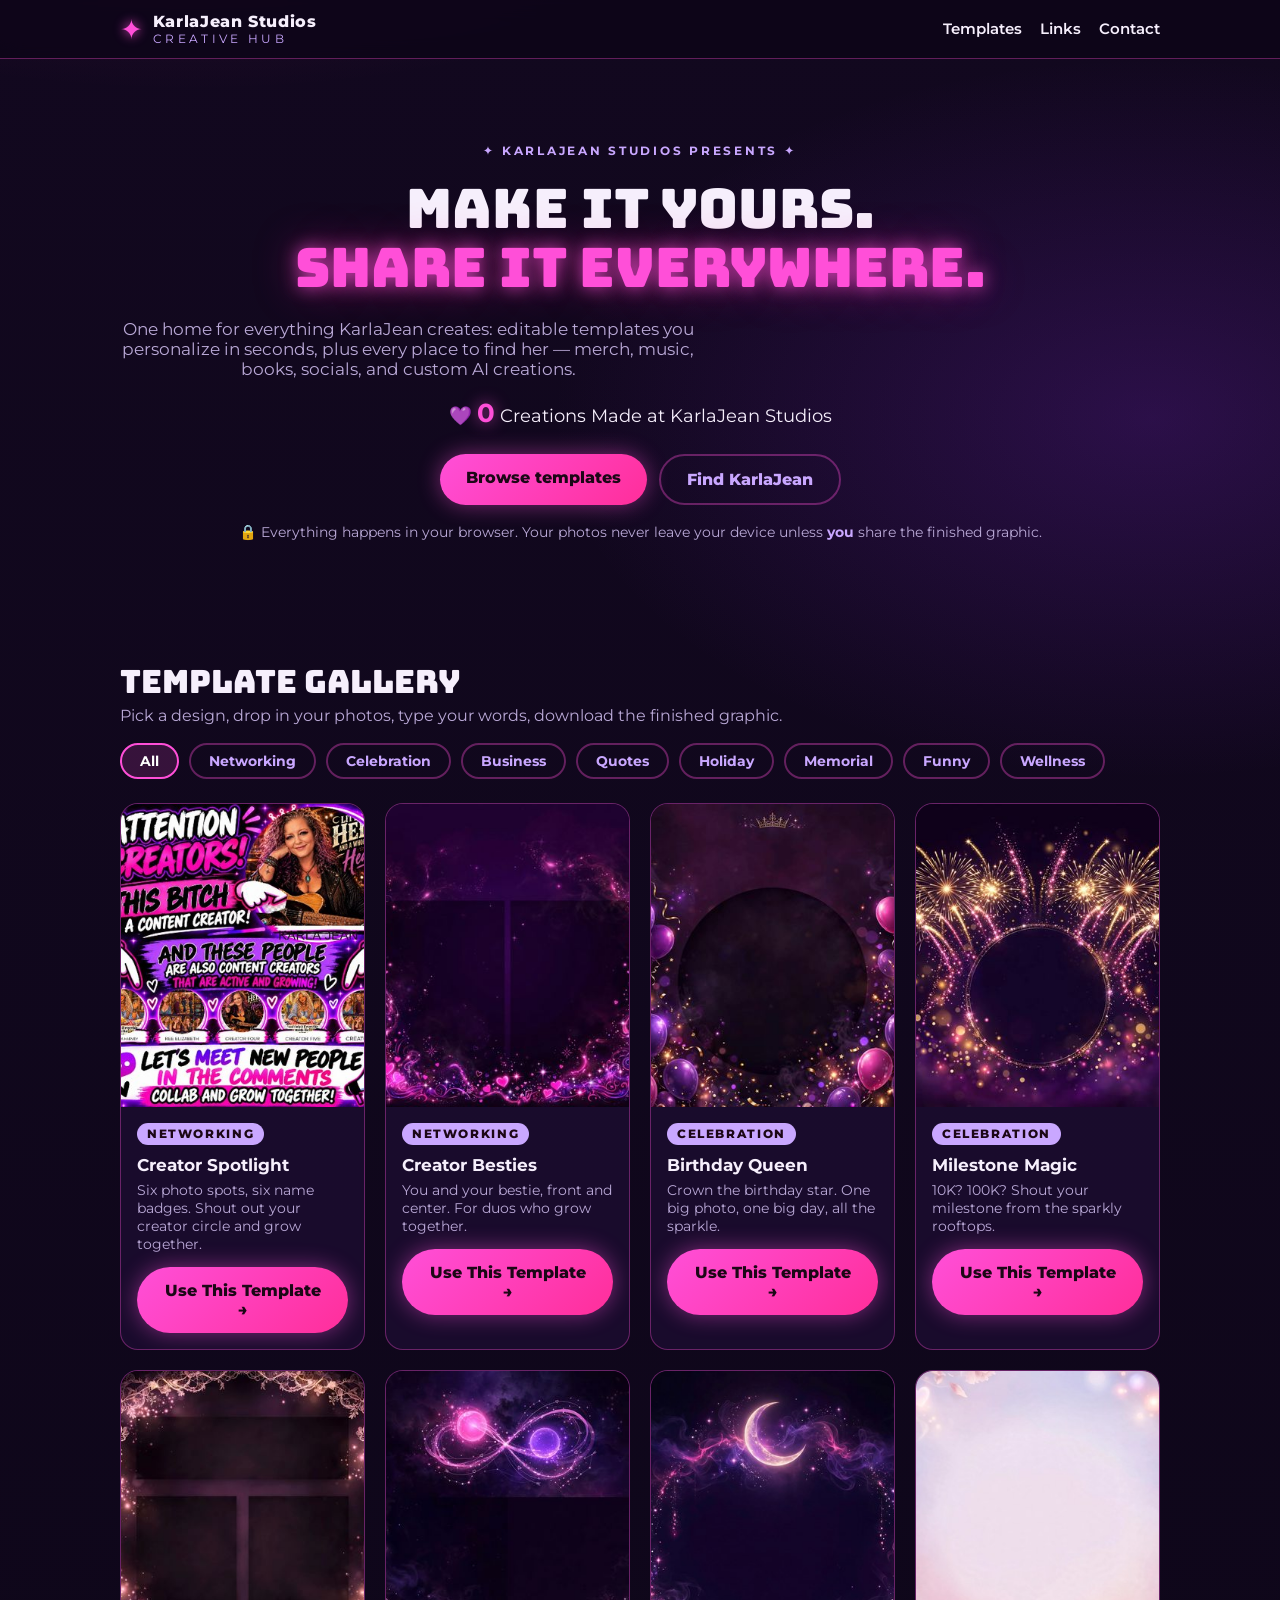
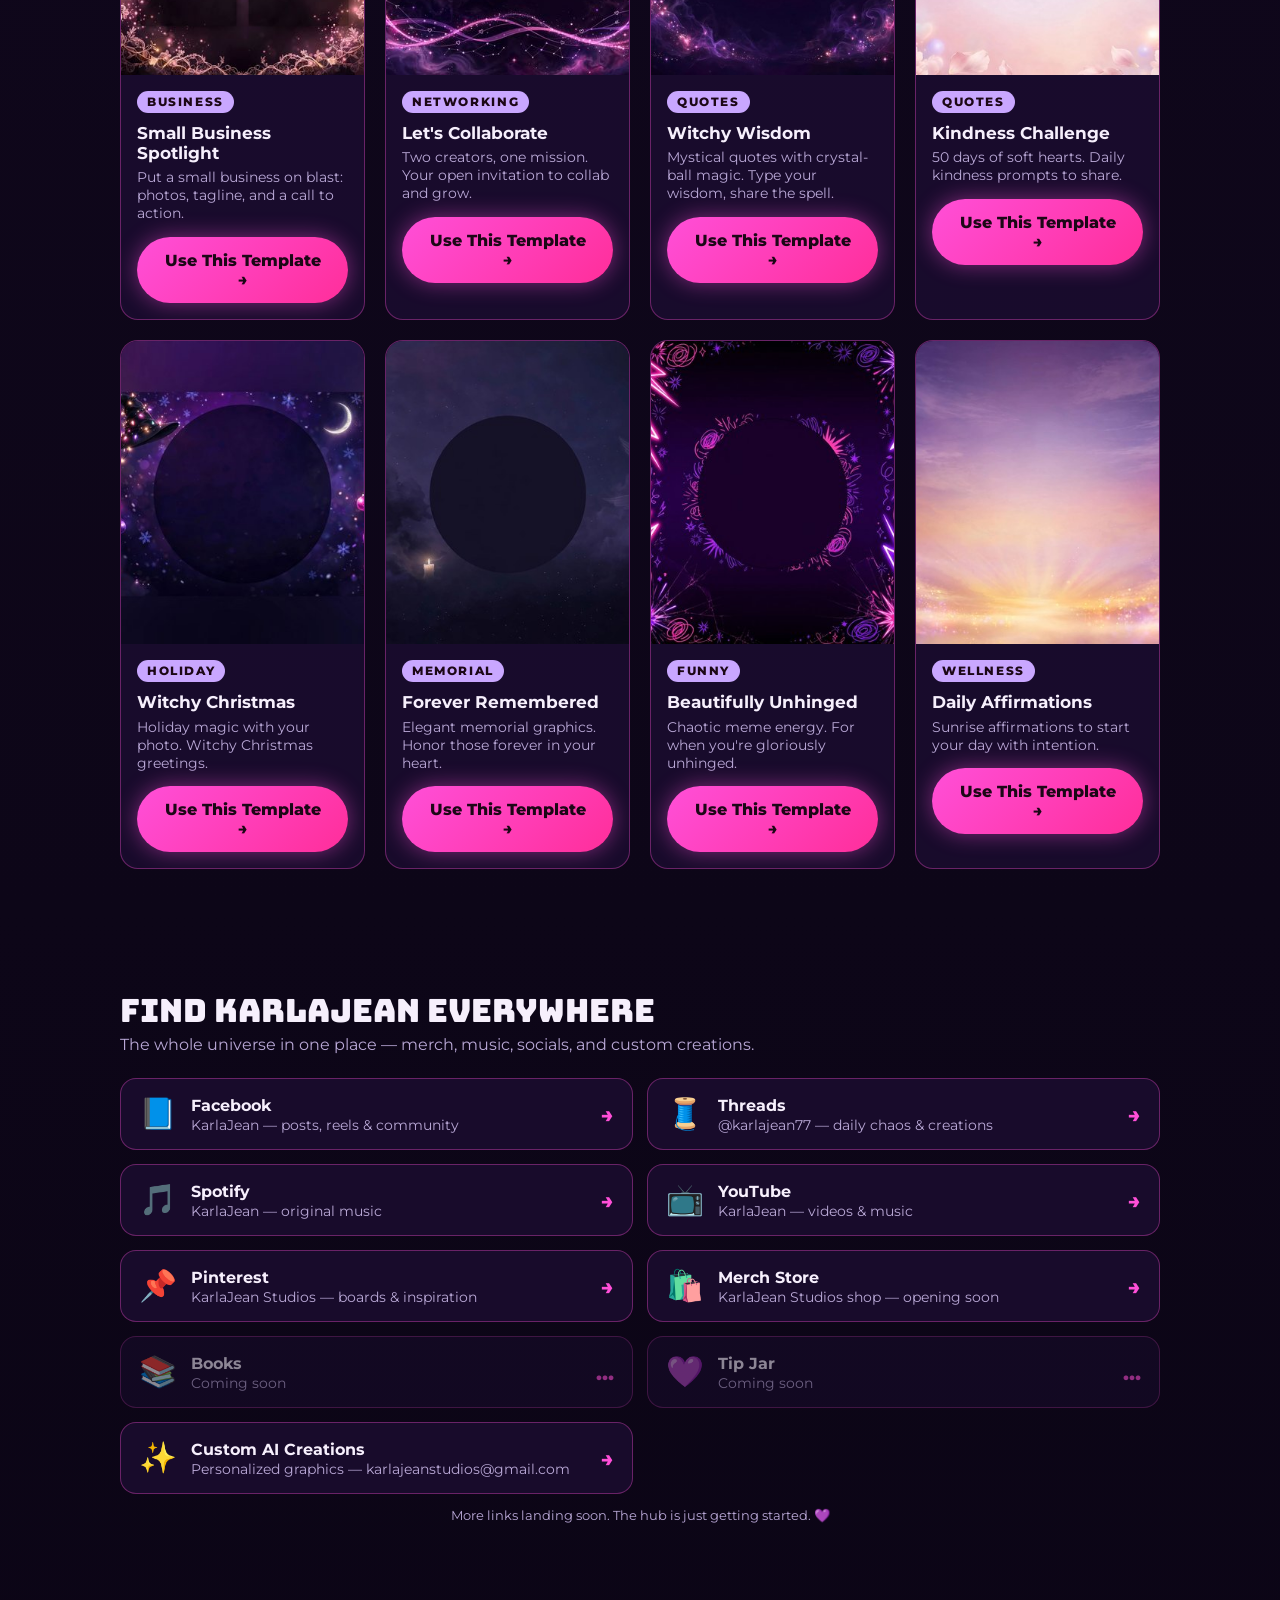
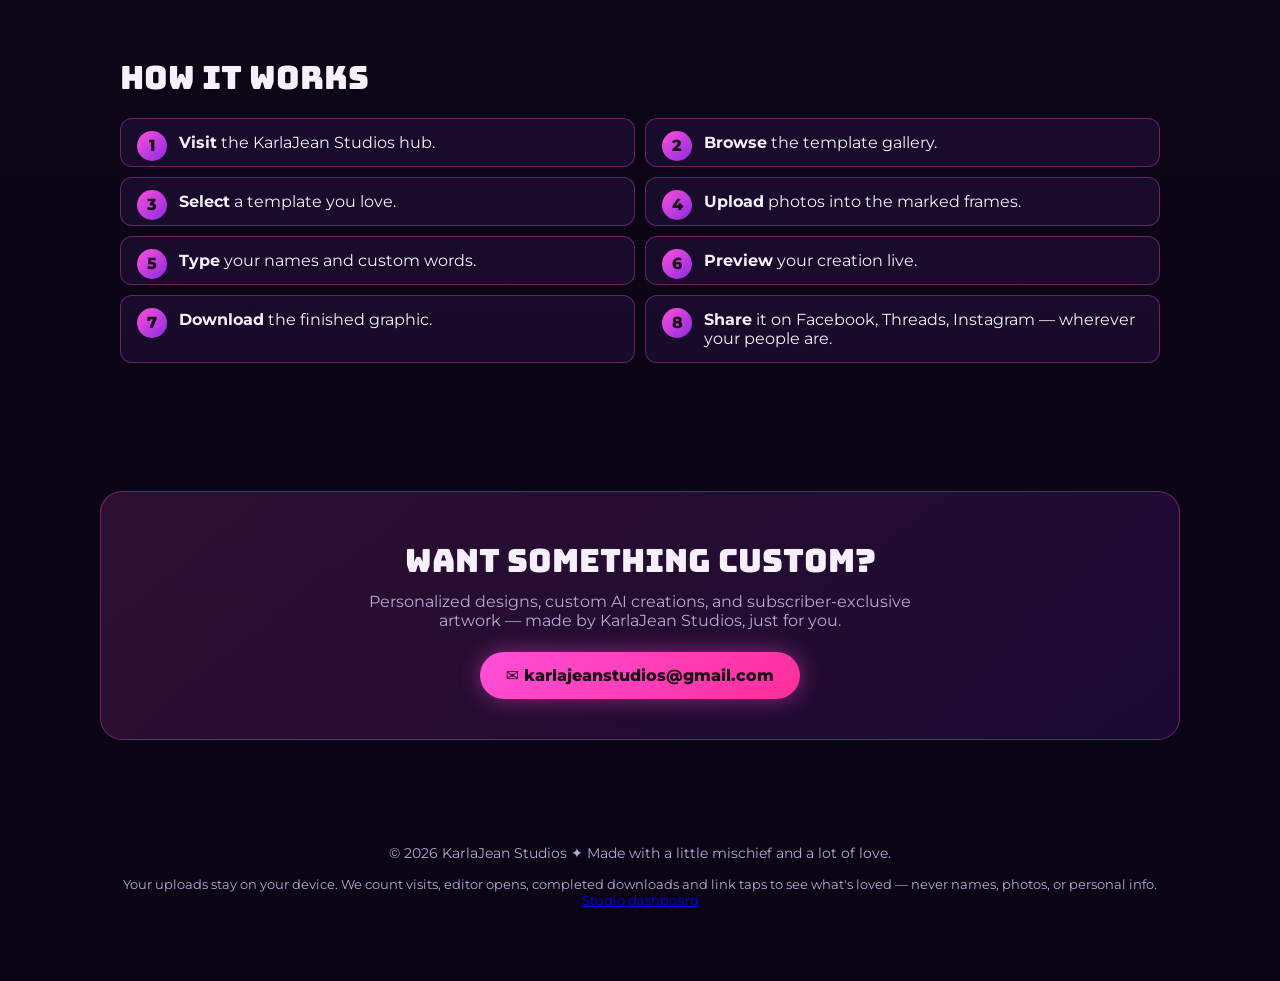
<file: index.html>
<!DOCTYPE html>
<html lang="en">
<head>
<meta charset="UTF-8">
<meta name="viewport" content="width=device-width, initial-scale=1.0, viewport-fit=cover">
<title>KarlaJean Studios — Templates, Links & Creative Hub</title>
<meta name="description" content="The KarlaJean Studios creative hub: editable templates, merch, music, books, socials and custom AI creations. Personalize beautiful graphics right in your browser.">
<link rel="preconnect" href="https://fonts.googleapis.com">
<link rel="preconnect" href="https://fonts.gstatic.com" crossorigin>
<link href="https://fonts.googleapis.com/css2?family=Bungee&family=Montserrat:wght@500;600;700;800&family=Parisienne&display=swap" rel="stylesheet">
<link rel="icon" href="data:image/svg+xml,%3Csvg xmlns='http://www.w3.org/2000/svg' viewBox='0 0 64 64'%3E%3Crect width='64' height='64' rx='14' fill='%23170b2b'/%3E%3Ctext x='32' y='44' font-size='36' text-anchor='middle' fill='%23ff4fd8'%3E%E2%9C%A6%3C/text%3E%3C/svg%3E">
<link rel="stylesheet" href="styles.css?v=0.2.1">
</head>
<body>
<header class="site-header">
  <div class="wrap header-inner">
    <div class="brand">
      <span class="brand-mark" aria-hidden="true">✦</span>
      <div>
        <p class="brand-name">KarlaJean Studios</p>
        <p class="brand-sub">Creative Hub</p>
      </div>
    </div>
    <nav class="site-nav" aria-label="Main">
      <a href="#templates">Templates</a>
      <a href="#links">Links</a>
      <a href="#contact">Contact</a>
    </nav>
  </div>
</header>

<main>
  <section class="hero">
    <div class="wrap">
      <p class="kicker">✦ KarlaJean Studios presents ✦</p>
      <h1>Make it yours.<br><span class="neon">Share it everywhere.</span></h1>
      <p class="lede">One home for everything KarlaJean creates: editable templates you personalize in seconds, plus every place to find her — merch, music, books, socials, and custom AI creations.</p>
      <p class="counter-line" aria-live="polite">💜 <strong id="creationsCount">…</strong> Creations Made at KarlaJean Studios</p>
      <div class="hero-cta">
        <a class="btn btn-primary" href="#templates">Browse templates</a>
        <a class="btn btn-ghost" href="#links">Find KarlaJean</a>
      </div>
      <p class="privacy-note">🔒 Everything happens in your browser. Your photos never leave your device unless <em>you</em> share the finished graphic.</p>
    </div>
  </section>

  <section id="templates" class="section">
    <div class="wrap">
      <h2>Template gallery</h2>
      <p class="section-sub">Pick a design, drop in your photos, type your words, download the finished graphic.</p>
      <div id="catChips" class="chips" role="group" aria-label="Filter templates by category"></div>
      <div id="gallery" class="gallery" aria-live="polite"></div>
    </div>
  </section>

  <section id="editor" class="section editor-section" hidden>
    <div class="wrap">
      <button id="backToGallery" class="btn btn-ghost btn-small">← All templates</button>
      <h2 id="editorTitle">Template</h2>
      <p class="section-sub">Upload photos into the frames, type your words, drag photos to position, zoom to fit.</p>
      <div class="editor-grid">
        <div class="preview-col">
          <div class="canvas-frame">
            <canvas id="preview" width="1254" height="1254" aria-label="Live preview of your personalized graphic"></canvas>
          </div>
          <p class="hint" id="canvasHint">Tap a frame to pick a photo spot.</p>
        </div>
        <div class="controls-col">
          <h3 id="textCardsHead" class="controls-head" hidden>Words on your graphic</h3>
          <div id="textCards" class="slot-cards"></div>
          <h3 class="controls-head">Photos</h3>
          <div id="slotCards" class="slot-cards"></div>
          <button id="downloadBtn" class="btn btn-primary btn-block">⬇ Download PNG</button>
          <p class="fine-print" id="dlFinePrint">High-quality PNG, ready for Facebook, Threads &amp; Instagram.</p>
          <div id="shareRow" class="share-row" hidden>
            <button id="copyLinkBtn" class="btn btn-ghost">🔗 Copy Studio Link</button>
            <button id="shareBtn" class="btn btn-ghost" hidden>💾 Save image</button>
          </div>
          <p class="fine-print" id="shareHint" hidden>If your download didn't start, tap <strong>Save image</strong> below — or View full image, then long-press it to save.</p>
          <div id="openImgRow" class="share-row" hidden>
            <button id="openImgBtn" class="btn btn-ghost btn-block">🖼 View full image to save</button>
          </div>
          <button id="resetBtn" class="btn btn-ghost btn-block">Start over</button>
        </div>
      </div>
    </div>
  </section>

  <section id="links" class="section">
    <div class="wrap">
      <h2>Find KarlaJean everywhere</h2>
      <p class="section-sub">The whole universe in one place — merch, music, socials, and custom creations.</p>
      <div id="linkGrid" class="link-grid" aria-live="polite"></div>
      <p class="fine-print">More links landing soon. The hub is just getting started. 💜</p>
    </div>
  </section>

  <section id="how" class="section">
    <div class="wrap">
      <h2>How it works</h2>
      <ol class="steps">
        <li><strong>Visit</strong> the KarlaJean Studios hub.</li>
        <li><strong>Browse</strong> the template gallery.</li>
        <li><strong>Select</strong> a template you love.</li>
        <li><strong>Upload</strong> photos into the marked frames.</li>
        <li><strong>Type</strong> your names and custom words.</li>
        <li><strong>Preview</strong> your creation live.</li>
        <li><strong>Download</strong> the finished graphic.</li>
        <li><strong>Share</strong> it on Facebook, Threads, Instagram — wherever your people are.</li>
      </ol>
    </div>
  </section>

  <section id="contact" class="section">
    <div class="wrap contact-card">
      <h2>Want something custom?</h2>
      <p>Personalized designs, custom AI creations, and subscriber-exclusive artwork — made by KarlaJean Studios, just for you.</p>
      <a class="btn btn-primary" href="mailto:karlajeanstudios@gmail.com?subject=Custom%20design%20request%20—%20KarlaJean%20Studios">✉ karlajeanstudios@gmail.com</a>
    </div>
  </section>
</main>

<footer class="site-footer">
  <div class="wrap">
    <p>© 2026 KarlaJean Studios <span aria-hidden="true">✦</span> Made with a little mischief and a lot of love.</p>
    <p class="fine-print">Your uploads stay on your device. We count visits, editor opens, completed downloads and link taps to see what's loved — never names, photos, or personal info. <a href="dashboard.html">Studio dashboard</a></p>
  </div>
</footer>

<input type="file" id="filePicker" accept="image/*" hidden>
<div id="imgModal" class="img-modal" hidden>
  <div class="img-modal-box">
    <p class="img-modal-title">Your creation 💜</p>
    <img id="imgModalImg" alt="Your finished KarlaJean Studios creation">
    <p class="fine-print">Long-press the image, then tap "Save image" or "Download image".</p>
    <button id="imgModalClose" class="btn btn-ghost btn-block">Close</button>
  </div>
</div>
<script src="analytics.js?v=0.3.2"></script>
<script src="app.js?v=0.3.2"></script>
</body>
</html>
</file>
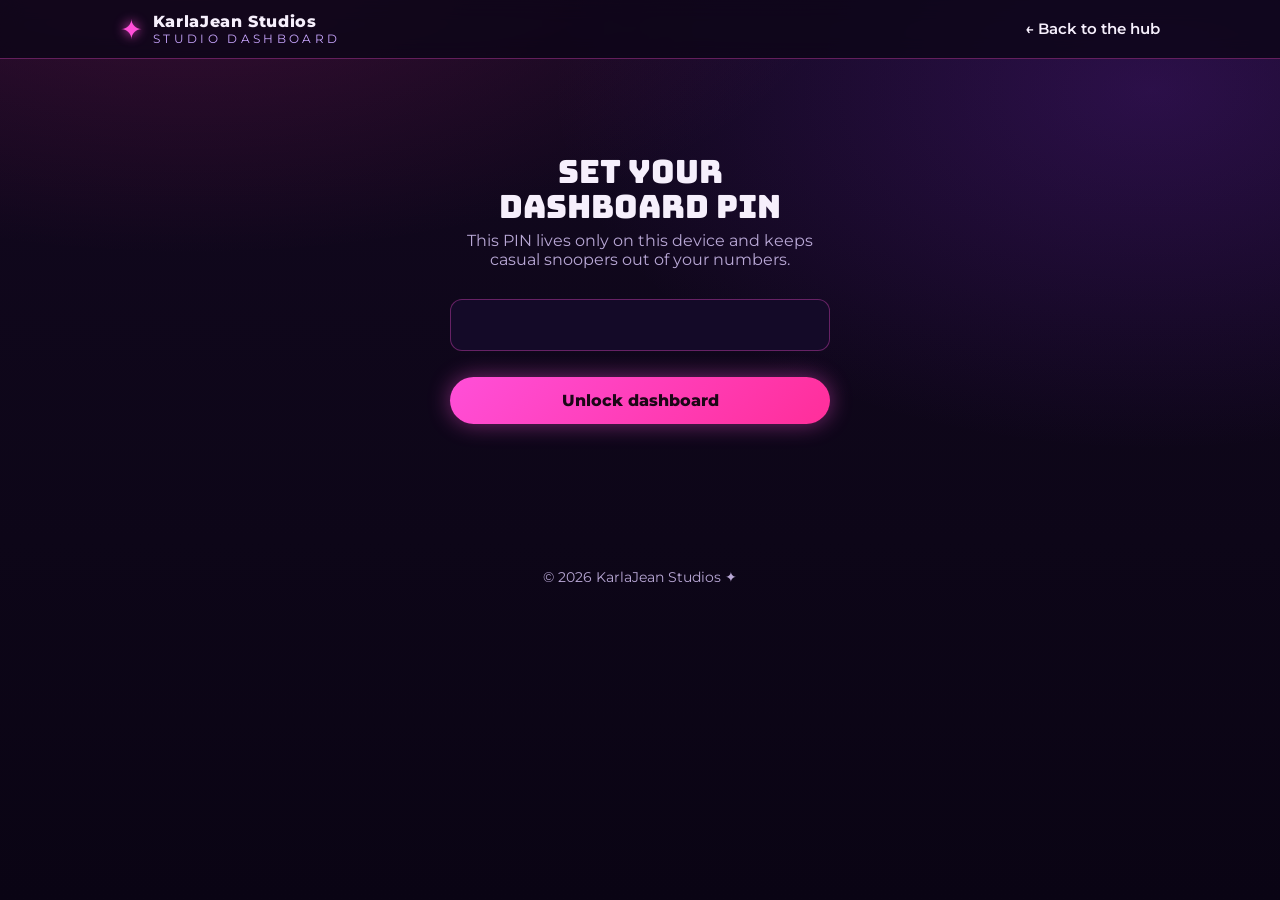
<file: dashboard.html>
<!DOCTYPE html>
<html lang="en">
<head>
<meta charset="UTF-8">
<meta name="viewport" content="width=device-width, initial-scale=1.0, viewport-fit=cover">
<title>Studio Dashboard — KarlaJean Studios</title>
<meta name="robots" content="noindex, nofollow">
<link rel="preconnect" href="https://fonts.googleapis.com">
<link rel="preconnect" href="https://fonts.gstatic.com" crossorigin>
<link href="https://fonts.googleapis.com/css2?family=Bungee&family=Montserrat:wght@500;600;700;800&family=Parisienne&display=swap" rel="stylesheet">
<link rel="icon" href="data:image/svg+xml,%3Csvg xmlns='http://www.w3.org/2000/svg' viewBox='0 0 64 64'%3E%3Crect width='64' height='64' rx='14' fill='%23170b2b'/%3E%3Ctext x='32' y='44' font-size='36' text-anchor='middle' fill='%23ff4fd8'%3E%E2%9C%A6%3C/text%3E%3C/svg%3E">
<link rel="stylesheet" href="styles.css?v=0.2.1">
</head>
<body>
<header class="site-header">
  <div class="wrap header-inner">
    <div class="brand">
      <span class="brand-mark" aria-hidden="true">✦</span>
      <div>
        <p class="brand-name">KarlaJean Studios</p>
        <p class="brand-sub">Studio Dashboard</p>
      </div>
    </div>
    <nav class="site-nav" aria-label="Main">
      <a href="index.html">← Back to the hub</a>
    </nav>
  </div>
</header>

<main class="wrap">
  <section id="pinGate" class="section" hidden>
    <div class="pin-wrap">
      <h2 id="pinTitle">Set your dashboard PIN</h2>
      <p class="section-sub" id="pinSub">This PIN lives only on this device and keeps casual snoopers out of your numbers.</p>
      <input type="password" id="pinInput" inputmode="numeric" autocomplete="off" maxlength="12" aria-label="Dashboard PIN">
      <button id="pinBtn" class="btn btn-primary btn-block">Unlock dashboard</button>
    </div>
  </section>

  <section id="dashMain" class="section" hidden>
    <h2>Studio numbers</h2>
    <p class="section-sub">Real events, counted once each. Reloads and double-taps don't inflate these.</p>
    <p><span class="mode-note" id="modeNote"></span></p>
    <p id="tokenRow" hidden>
      <input type="password" id="dashToken" placeholder="Backend token" aria-label="Backend token"
        style="padding:10px 14px;border-radius:10px;border:1px solid var(--line);background:#140a28;color:var(--ink);font-family:inherit">
      <button id="tokenBtn" class="btn btn-ghost btn-small">Save token</button>
    </p>
    <div class="dash-grid">
      <div class="stat-card"><div class="num" id="stVisits">…</div><div class="lbl">Page visits</div></div>
      <div class="stat-card"><div class="num" id="stUniques">…</div><div class="lbl">Unique devices / days</div></div>
      <div class="stat-card"><div class="num" id="stCreations">…</div><div class="lbl">Creations downloaded</div></div>
    </div>

    <h2 style="margin-top:40px">Most popular templates</h2>
    <table class="stat-table" aria-label="Template popularity">
      <thead><tr><th>Template</th><th>Editor opens</th><th>Downloads</th></tr></thead>
      <tbody id="tplRows"><tr><td colspan="3">Loading…</td></tr></tbody>
    </table>

    <h2 style="margin-top:40px">Link taps</h2>
    <table class="stat-table" aria-label="Outbound link taps">
      <thead><tr><th>Link</th><th>Taps</th></tr></thead>
      <tbody id="linkRows"><tr><td colspan="2">Loading…</td></tr></tbody>
    </table>

    <div style="text-align:center;margin-top:28px">
      <button id="refreshBtn" class="btn btn-ghost">↻ Refresh numbers</button>
    </div>

    <h2 style="margin-top:44px">What we store</h2>
    <ol class="steps" style="grid-template-columns:1fr">
      <li><strong>Counted:</strong> page visits (once per visit), unique devices per day (a random ID on the device — never personal), template editor opens, completed downloads per template, taps on hub links.</li>
      <li><strong>Never collected:</strong> names, uploaded photos (they never leave the visitor's device), or any personal information. Counting never needs to know who anyone is.</li>
      <li><strong>Where it lives:</strong> <span id="whereNote"></span></li>
    </ol>
  </section>
</main>

<footer class="site-footer">
  <div class="wrap">
    <p>© 2026 KarlaJean Studios <span aria-hidden="true">✦</span></p>
  </div>
</footer>

<script src="analytics.js?v=0.2.1"></script>
<script>
(function () {
  'use strict';
  var PIN_KEY = 'kjs_dash_pin';
  function $(id) { return document.getElementById(id); }

  function storedPin() {
    try { return localStorage.getItem(PIN_KEY); } catch (e) { return null; }
  }
  function showMain() {
    $('pinGate').hidden = true;
    $('dashMain').hidden = false;
    loadStats();
  }
  function setupGate() {
    var pin = storedPin();
    $('pinGate').hidden = false;
    if (pin) {
      $('pinTitle').textContent = 'Enter your dashboard PIN';
      $('pinSub').textContent = 'This dashboard is PIN-protected on this device.';
    }
    $('pinBtn').addEventListener('click', function () {
      var v = $('pinInput').value;
      if (!v || v.length < 4) { $('pinInput').focus(); return; }
      if (pin) {
        if (v === pin) showMain();
        else { $('pinInput').value = ''; $('pinInput').focus(); }
      } else {
        try { localStorage.setItem(PIN_KEY, v); } catch (e) {}
        showMain();
      }
    });
    $('pinInput').addEventListener('keydown', function (e) {
      if (e.key === 'Enter') $('pinBtn').click();
    });
  }

  function esc(s) {
    return String(s).replace(/[&<>"]/g, function (c) {
      return { '&': '&amp;', '<': '&lt;', '>': '&gt;', '"': '&quot;' }[c];
    });
  }

  function loadStats() {
    KJSAnalytics.getStats().then(function (st) {
      var global = st.mode === 'global';
      $('modeNote').textContent = global
        ? (st.authed ? '● Global mode — counting every visitor (full detail)'
                     : '● Global mode — public aggregates only (enter backend token for full detail)')
        : '● On-device mode — showing this device only (global counting activates with the backend)';
      $('tokenRow').hidden = !(global && !st.authed);
      $('whereNote').textContent = global
        ? 'anonymous event counts on your private counter backend.'
        : 'right here in this browser\'s local storage — nothing leaves the device.';
      $('stVisits').textContent = (st.visits || 0).toLocaleString('en-US');
      $('stUniques').textContent = (global ? (st.uniques || 0) : (st.uniqueDays || 0)).toLocaleString('en-US');
      $('stCreations').textContent = (st.totalDownloads || 0).toLocaleString('en-US');

      var names = {};
      fetch('templates.json?v=0.2.1').then(function (r) { return r.json(); }).then(function (j) {
        (j.templates || []).forEach(function (x) { names[x.id] = x.name; });
        renderTplRows(st, names);
      }).catch(function () { renderTplRows(st, names); });

      var lnames = {};
      fetch('links.json?v=0.2.1').then(function (r) { return r.json(); }).then(function (j) {
        (j.links || []).forEach(function (x) { lnames[x.id] = x.label; });
        renderLinkRows(st, lnames);
      }).catch(function () { renderLinkRows(st, lnames); });
    });
  }

  function renderTplRows(st, names) {
    var rows = [];
    var ids = {};
    Object.keys(st.opens || {}).forEach(function (k) { ids[k] = 1; });
    Object.keys(st.downloads || {}).forEach(function (k) { ids[k] = 1; });
    Object.keys(ids).forEach(function (id) {
      rows.push({
        name: names[id] || id,
        opens: (st.opens || {})[id] || 0,
        downloads: (st.downloads || {})[id] || 0
      });
    });
    rows.sort(function (a, b) { return b.downloads - a.downloads; });
    var tb = $('tplRows');
    if (!rows.length) { tb.innerHTML = '<tr><td colspan="3">No activity yet — share the hub and watch this fill up. 💜</td></tr>'; return; }
    tb.innerHTML = rows.map(function (r) {
      return '<tr><td>' + esc(r.name) + '</td><td>' + r.opens + '</td><td>' + r.downloads + '</td></tr>';
    }).join('');
  }

  function renderLinkRows(st, names) {
    var tb = $('linkRows');
    var ids = Object.keys(st.clicks || {});
    if (!ids.length) { tb.innerHTML = '<tr><td colspan="2">No taps yet.</td></tr>'; return; }
    var rows = ids.map(function (id) {
      return { name: names[id] || id, n: st.clicks[id] };
    }).sort(function (a, b) { return b.n - a.n; });
    tb.innerHTML = rows.map(function (r) {
      return '<tr><td>' + esc(r.name) + '</td><td>' + r.n + '</td></tr>';
    }).join('');
  }

  document.addEventListener('DOMContentLoaded', function () {
    setupGate();
    $('refreshBtn').addEventListener('click', loadStats);
    $('tokenBtn').addEventListener('click', function () {
      var v = $('dashToken').value.trim();
      if (!v) return;
      KJSAnalytics.setToken(v);
      $('dashToken').value = '';
      loadStats();
    });
  });
})();
</script>
</body>
</html>
</file>
<file: styles.css>
:root{
  --deep:#0d0618; --deep2:#170b2b; --pink:#ff4fd8; --neon:#ff2e9a;
  --lav:#c9a7ff; --purple:#8a2be2; --ink:#f6effc; --muted:#b9a8d6;
  --card:rgba(30,14,52,.72); --line:rgba(255,79,216,.35);
  --radius:18px;
}
*{box-sizing:border-box}
html{scroll-behavior:smooth}
body{
  margin:0; color:var(--ink);
  font-family:Montserrat,system-ui,-apple-system,"Segoe UI",Roboto,sans-serif;
  background:
    radial-gradient(1100px 500px at 15% -5%, rgba(255,46,154,.16), transparent 60%),
    radial-gradient(1000px 600px at 90% 10%, rgba(138,43,226,.22), transparent 60%),
    linear-gradient(180deg,#12081f 0%, #0d0618 60%, #0a0414 100%);
  min-height:100vh;
}
.wrap{max-width:1080px;margin:0 auto;padding:0 20px}
h1,h2{font-family:Bungee,"Arial Black",sans-serif;font-weight:400;line-height:1.08;margin:.4em 0}
h1{font-size:clamp(2rem,6vw,3.4rem)}
h2{font-size:clamp(1.4rem,4vw,2rem)}
.neon{color:var(--pink);text-shadow:0 0 18px rgba(255,79,216,.75),0 0 46px rgba(255,46,154,.4)}
.kicker{color:var(--lav);letter-spacing:.22em;text-transform:uppercase;font-size:.78rem;font-weight:700}
.lede{font-size:1.06rem;color:var(--muted);max-width:34em}
.section{padding:56px 0}
.section-sub{color:var(--muted);margin-top:-.4em}

/* header */
.site-header{position:sticky;top:0;z-index:50;background:rgba(13,6,24,.82);backdrop-filter:blur(10px);border-bottom:1px solid var(--line)}
.header-inner{display:flex;align-items:center;justify-content:space-between;padding-top:12px;padding-bottom:12px}
.brand{display:flex;gap:10px;align-items:center}
.brand-mark{font-size:1.7rem;color:var(--pink);text-shadow:0 0 12px var(--pink)}
.brand-name{margin:0;font-weight:800;letter-spacing:.04em}
.brand-sub{margin:0;font-size:.75rem;color:var(--lav);letter-spacing:.28em;text-transform:uppercase}
.site-nav{display:flex;gap:18px}
.site-nav a{color:var(--ink);text-decoration:none;font-weight:600;font-size:.92rem}
.site-nav a:hover{color:var(--pink)}

/* hero */
.hero{padding:72px 0 40px;text-align:center}
.hero-cta{display:flex;gap:12px;justify-content:center;flex-wrap:wrap;margin:26px 0 18px}
.privacy-note{color:var(--muted);font-size:.9rem}
.privacy-note em{color:var(--lav);font-style:normal;font-weight:700}

/* buttons */
.btn{display:inline-block;border:0;cursor:pointer;text-decoration:none;font-weight:800;font-family:inherit;
  padding:14px 26px;border-radius:999px;font-size:1rem;transition:transform .12s ease, box-shadow .12s ease}
.btn-primary{color:#1c0716;background:linear-gradient(135deg,var(--pink),var(--neon));
  box-shadow:0 0 22px rgba(255,79,216,.45)}
.btn-primary:hover{transform:translateY(-2px);box-shadow:0 0 30px rgba(255,79,216,.65)}
.btn-ghost{color:var(--lav);background:transparent;border:2px solid var(--line)}
.btn-ghost:hover{border-color:var(--pink);color:var(--pink)}
.btn-small{padding:8px 16px;font-size:.85rem}
.btn-block{width:100%;margin-top:12px}
.share-row{display:flex;gap:10px;margin-top:12px}
.share-row .btn{flex:1}
.linklike{background:none;border:none;color:var(--pink);text-decoration:underline;cursor:pointer;font-size:.85rem;padding:4px}
.img-modal{position:fixed;inset:0;background:rgba(10,4,20,.92);z-index:100;display:flex;align-items:center;justify-content:center;padding:18px}
.img-modal[hidden]{display:none}
.img-modal-box{max-width:520px;width:100%;text-align:center}
.img-modal-box img{width:100%;border-radius:14px;border:1px solid var(--line);-webkit-touch-callout:default;user-select:auto}
.img-modal-title{font-weight:800;font-size:1.2rem;margin:0 0 10px}

/* gallery */
.gallery{display:grid;grid-template-columns:repeat(auto-fill,minmax(240px,1fr));gap:20px;margin-top:24px}
.tcard{background:var(--card);border:1px solid var(--line);border-radius:var(--radius);overflow:hidden;
  display:flex;flex-direction:column;transition:transform .15s ease, box-shadow .15s ease}
.tcard:not(.soon):hover{transform:translateY(-4px);box-shadow:0 12px 40px rgba(255,79,216,.25)}
.tcard img{width:100%;aspect-ratio:4/5;object-fit:cover;display:block;background:#1a0b30}
.tcard-body{padding:16px}
.tcard h3{margin:.1em 0 .3em;font-size:1.05rem}
.tag{display:inline-block;font-size:.72rem;font-weight:800;letter-spacing:.14em;text-transform:uppercase;
  color:#1c0716;background:var(--lav);border-radius:999px;padding:4px 10px;margin-bottom:8px}
.tcard p{color:var(--muted);font-size:.9rem;margin:.4em 0 1em}
.tcard.soon{opacity:.62}
.tcard .btn{width:100%;text-align:center}

/* editor */
.editor-section{background:rgba(20,9,38,.5);border-top:1px solid var(--line);border-bottom:1px solid var(--line)}
.editor-grid{display:grid;gap:28px;margin-top:20px}
@media(min-width:900px){.editor-grid{grid-template-columns:minmax(0,520px) minmax(0,1fr);align-items:start}}
.canvas-frame{border-radius:var(--radius);overflow:hidden;border:1px solid var(--line);
  box-shadow:0 0 44px rgba(255,79,216,.22);background:#12081f}
#preview{width:100%;height:auto;display:block;touch-action:none;cursor:pointer}
.hint{color:var(--muted);font-size:.88rem;text-align:center}
.slot-cards{display:grid;gap:12px}
.slot-card{background:var(--card);border:1px solid var(--line);border-radius:14px;padding:12px 14px;
  display:grid;grid-template-columns:auto 1fr;gap:12px;align-items:center}
.slot-card.active{border-color:var(--pink);box-shadow:0 0 18px rgba(255,79,216,.35)}
.slot-thumb{width:64px;height:64px;border-radius:50%;border:2px dashed var(--line);background:#1a0b30 center/cover;
  color:var(--lav);font-size:1.4rem;display:flex;align-items:center;justify-content:center;cursor:pointer;overflow:hidden}
.slot-thumb.has-photo{border-style:solid;border-color:var(--pink)}
.slot-fields{display:grid;gap:8px}
.slot-fields label{font-size:.78rem;font-weight:700;color:var(--lav);letter-spacing:.06em}
.slot-fields input[type=text]{width:100%;padding:10px 12px;border-radius:10px;border:1px solid var(--line);
  background:#140a28;color:var(--ink);font-family:inherit;font-weight:600}
.slot-fields input[type=text]:focus{outline:2px solid var(--pink);border-color:var(--pink)}
.slot-row{display:flex;gap:10px;align-items:center}
.slot-row .btn-small{white-space:nowrap}
.zoom-row{display:flex;align-items:center;gap:10px;font-size:.8rem;color:var(--muted)}
.zoom-row input[type=range]{flex:1;accent-color:var(--pink)}
.fine-print{color:var(--muted);font-size:.82rem;text-align:center}

/* steps */
.steps{display:grid;gap:10px;list-style:none;padding:0;counter-reset:step;margin-top:22px}
@media(min-width:700px){.steps{grid-template-columns:1fr 1fr}}
.steps li{background:var(--card);border:1px solid var(--line);border-radius:12px;padding:14px 16px 14px 58px;position:relative}
.steps li::before{counter-increment:step;content:counter(step);position:absolute;left:16px;top:12px;
  width:30px;height:30px;border-radius:50%;background:linear-gradient(135deg,var(--pink),var(--purple));
  color:#1c0716;font-weight:800;display:flex;align-items:center;justify-content:center}

/* contact */
.contact-card{background:linear-gradient(135deg,rgba(255,79,216,.14),rgba(138,43,226,.14));
  border:1px solid var(--line);border-radius:22px;padding:40px 28px;text-align:center}
.contact-card p{color:var(--muted);max-width:36em;margin:0 auto 22px}

/* footer */
.site-footer{padding:34px 0 60px;text-align:center;color:var(--muted);font-size:.88rem}
/* hub additions: counter, category chips, links, dashboard */
.counter-line{font-size:1.15rem;color:var(--ink);margin:18px 0 4px}
.counter-line strong{color:var(--pink);font-size:1.6rem;text-shadow:0 0 16px rgba(255,79,216,.7)}
.chips{display:flex;gap:10px;flex-wrap:wrap;margin:18px 0 4px}
.chip{border:2px solid var(--line);background:transparent;color:var(--lav);font-family:inherit;
  font-weight:700;font-size:.85rem;padding:8px 18px;border-radius:999px;cursor:pointer}
.chip.on,.chip:hover{border-color:var(--pink);color:#fff;background:rgba(255,79,216,.16)}
.controls-head{margin:18px 0 10px;font-size:1rem;color:var(--lav);letter-spacing:.08em;text-transform:uppercase}
.controls-head:first-child{margin-top:0}
.link-grid{display:grid;gap:14px;margin-top:24px}
@media(min-width:700px){.link-grid{grid-template-columns:1fr 1fr}}
.link-card{display:flex;align-items:center;gap:14px;background:var(--card);border:1px solid var(--line);
  border-radius:16px;padding:16px 18px;text-decoration:none;color:var(--ink);
  transition:transform .12s ease, box-shadow .12s ease, border-color .12s ease}
.link-card:hover{transform:translateY(-2px);border-color:var(--pink);box-shadow:0 10px 34px rgba(255,79,216,.28)}
.link-pending{opacity:.55;cursor:default}
.link-pending:hover{transform:none;border-color:var(--line);box-shadow:none}
.link-soon .link-go{color:var(--pink)}
.link-icon{font-size:1.9rem;line-height:1}
.link-text{display:flex;flex-direction:column;gap:2px;flex:1}
.link-text strong{font-size:1.02rem}
.link-text small{color:var(--muted);font-size:.85rem}
.link-go{color:var(--pink);font-weight:800;font-size:1.3rem}

/* dashboard */
.dash-grid{display:grid;gap:14px;margin-top:22px}
@media(min-width:700px){.dash-grid{grid-template-columns:repeat(3,1fr)}}
.stat-card{background:var(--card);border:1px solid var(--line);border-radius:16px;padding:20px;text-align:center}
.stat-card .num{font-family:Bungee,sans-serif;font-size:2rem;color:var(--pink);text-shadow:0 0 14px rgba(255,79,216,.6)}
.stat-card .lbl{color:var(--muted);font-size:.85rem;margin-top:6px}
.stat-table{width:100%;border-collapse:collapse;margin-top:18px;font-size:.92rem}
.stat-table th,.stat-table td{padding:10px 12px;text-align:left;border-bottom:1px solid var(--line)}
.stat-table th{color:var(--lav);font-size:.78rem;letter-spacing:.1em;text-transform:uppercase}
.pin-wrap{max-width:380px;margin:40px auto;text-align:center}
.pin-wrap input{width:100%;padding:14px;border-radius:12px;border:1px solid var(--line);
  background:#140a28;color:var(--ink);font-size:1.2rem;text-align:center;letter-spacing:.4em;margin:14px 0}
.mode-note{display:inline-block;margin-top:14px;font-size:.8rem;color:var(--muted);border:1px dashed var(--line);
  border-radius:999px;padding:6px 14px}

:focus-visible{outline:3px solid var(--pink);outline-offset:2px}
@media (prefers-reduced-motion:reduce){html{scroll-behavior:auto}.btn,.tcard{transition:none}}
</file>
